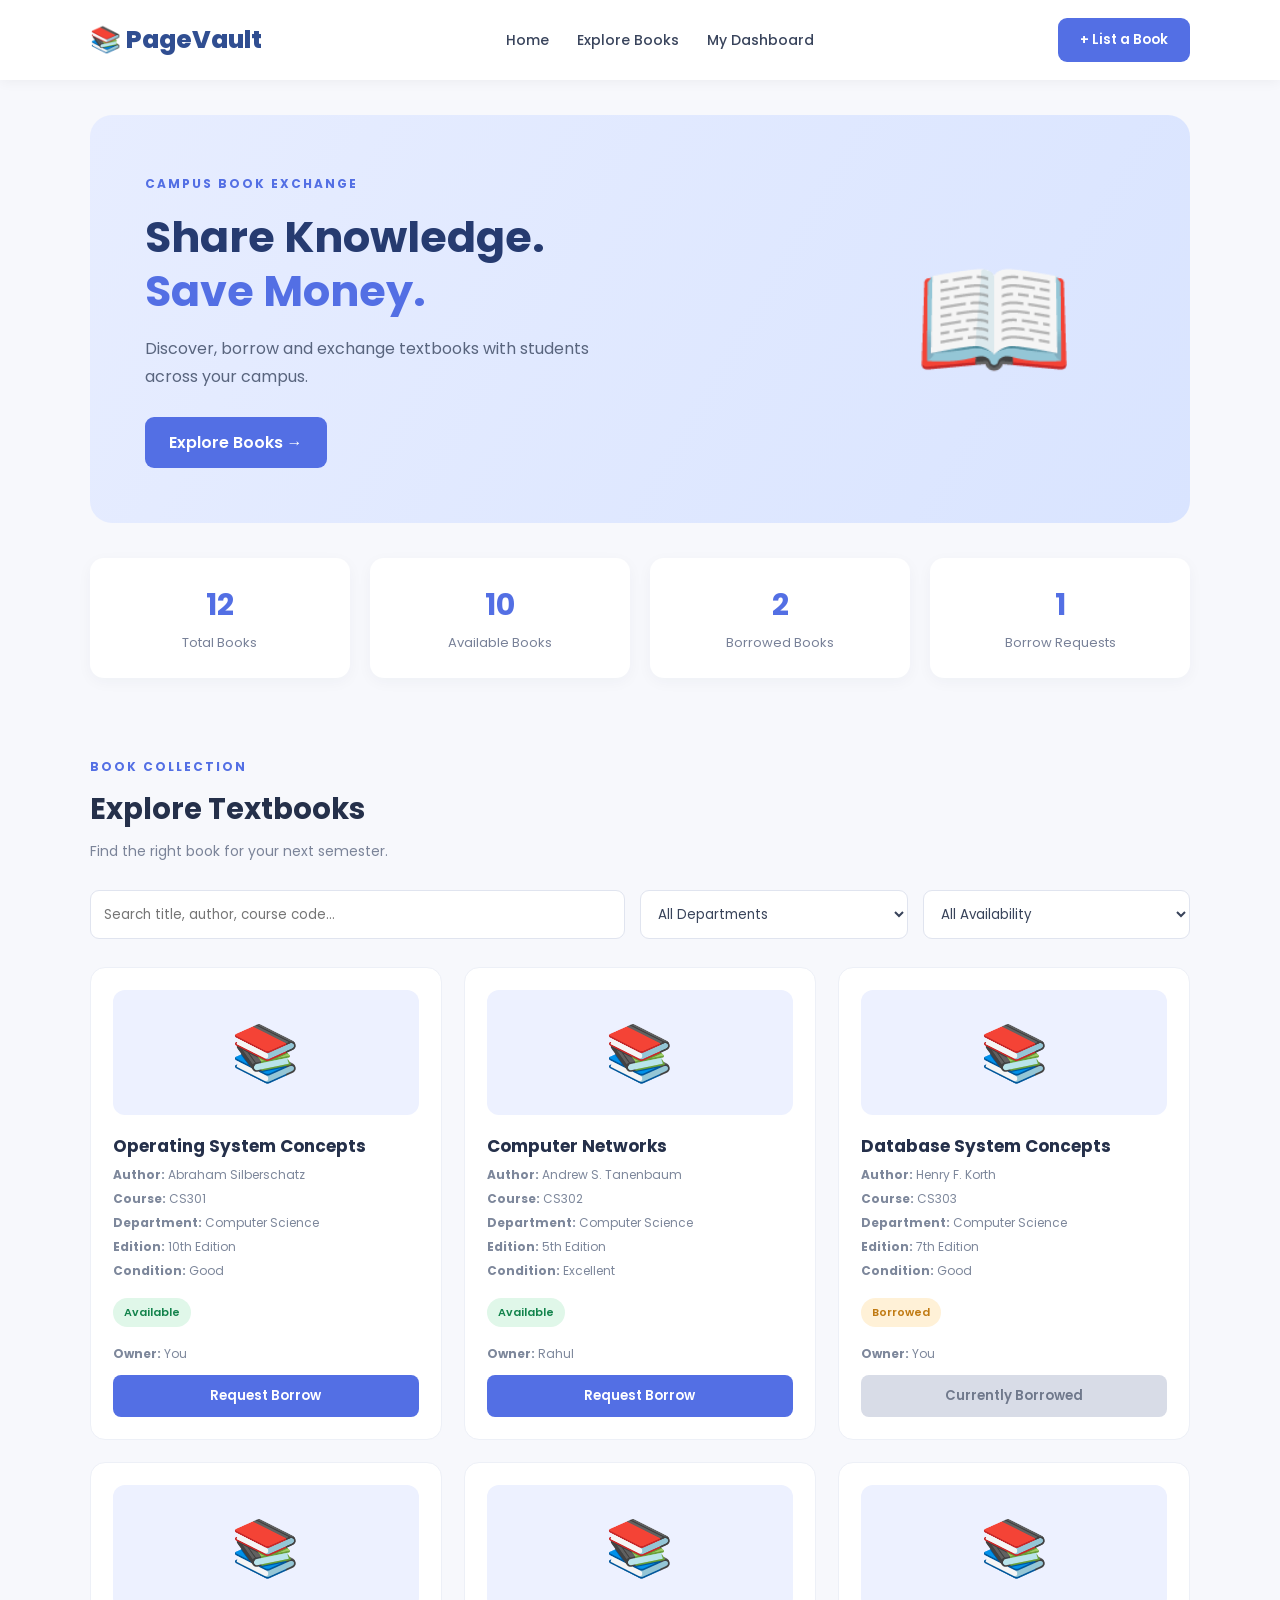
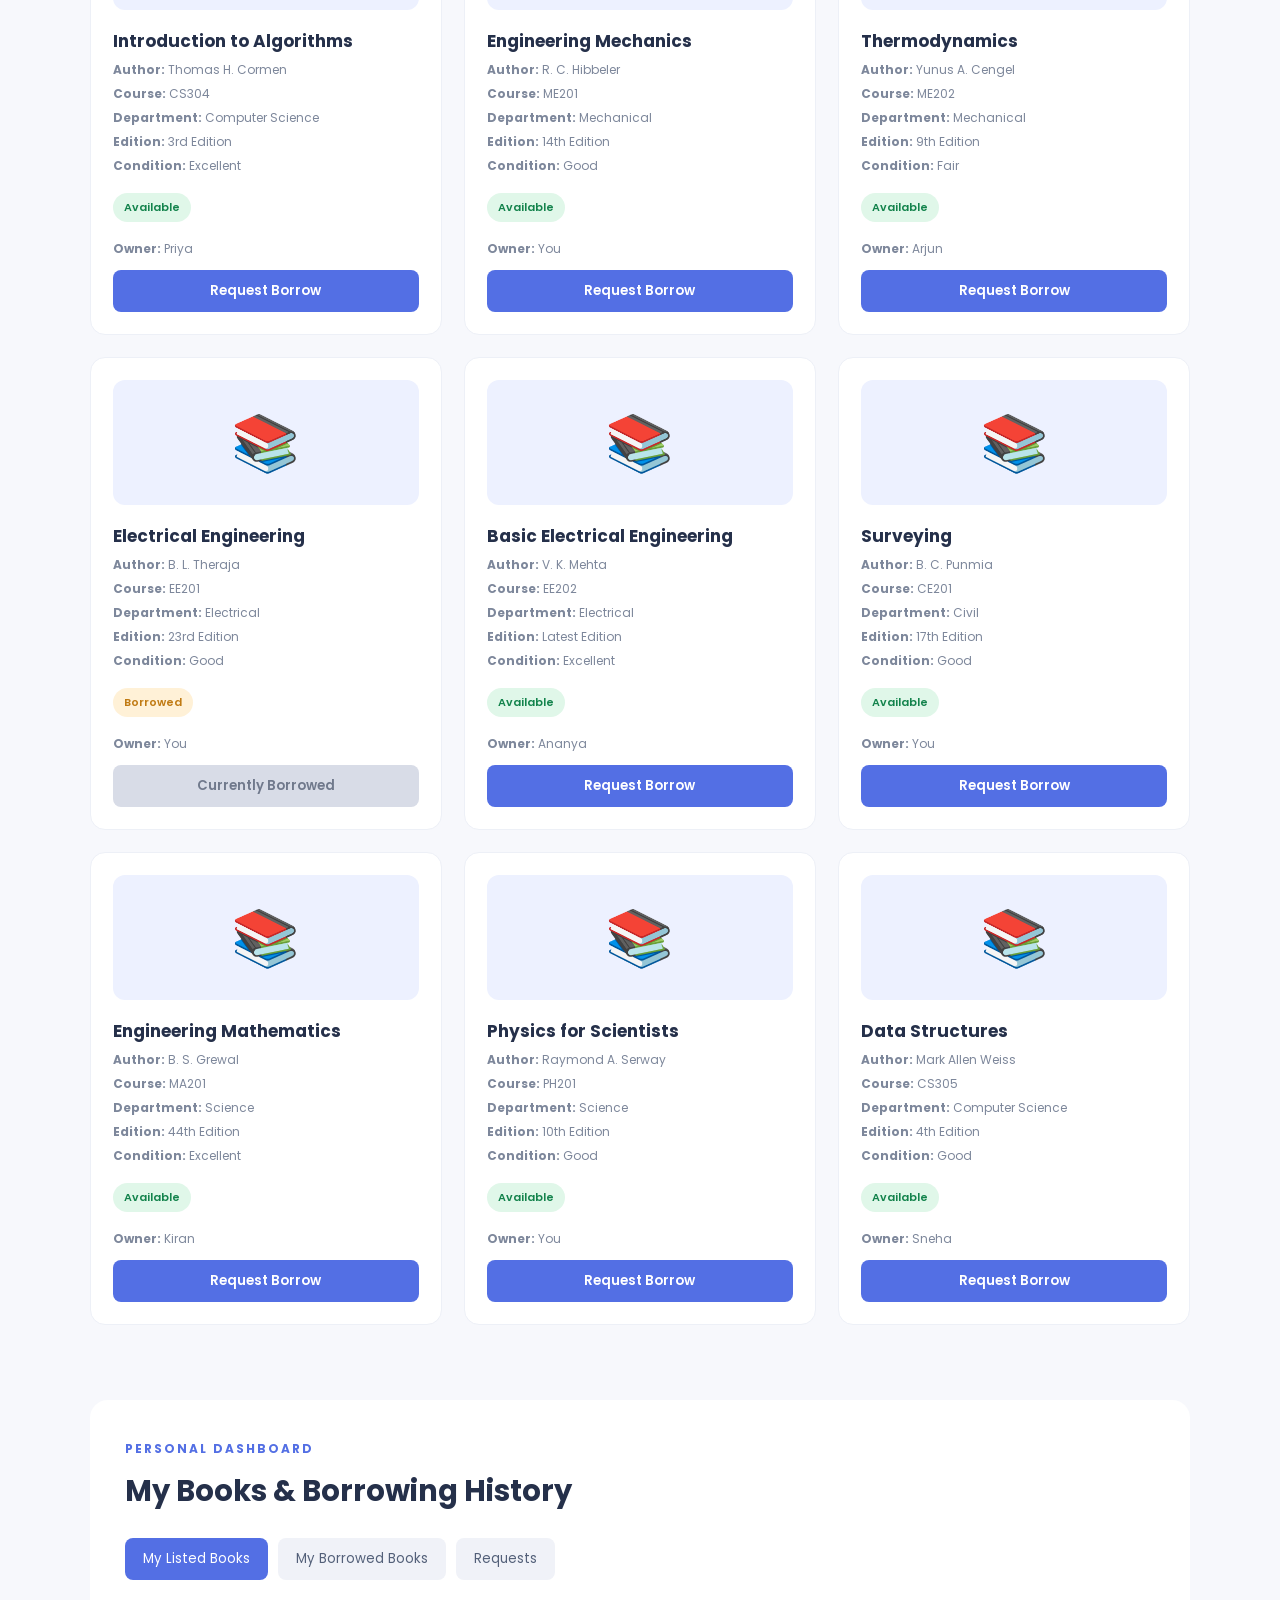
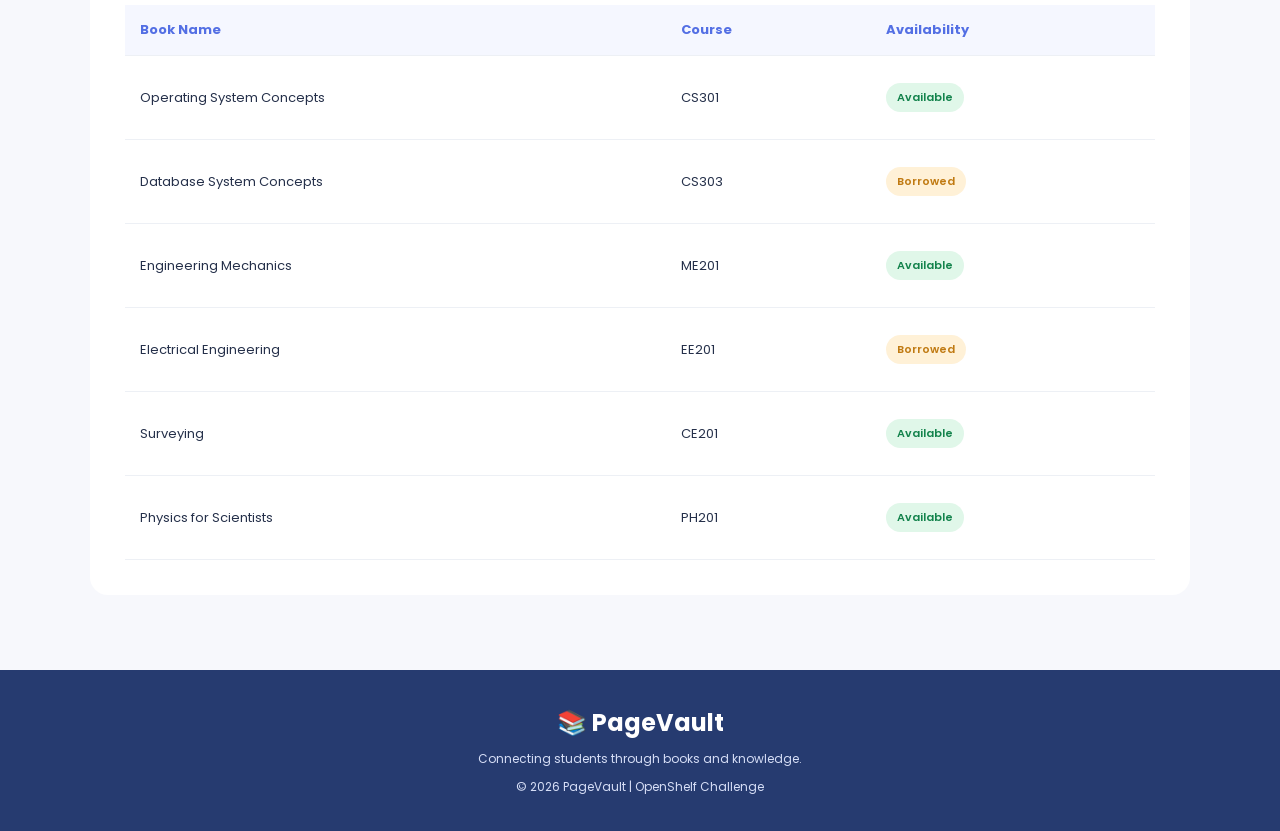
<file: index.html>
<!DOCTYPE html>
<html lang="en">
<head>
    <meta charset="UTF-8">
    <meta name="viewport" content="width=device-width, initial-scale=1.0">
    <title>PageVault | OpenShelf</title>
    <link rel="stylesheet" href="style.css">
</head>
<body>

<header class="topbar">
    <div class="logo">📚 PageVault</div>
    <nav>
        <a href="#home">Home</a>
        <a href="#catalog">Explore Books</a>
        <a href="#dashboard">My Dashboard</a>
    </nav>
    <button class="primary-btn" onclick="showForm()">+ List a Book</button>
</header>

<section class="hero" id="home">
    <div>
        <span class="tag">CAMPUS BOOK EXCHANGE</span>
        <h1>Share Knowledge.<br><span>Save Money.</span></h1>
        <p>Discover, borrow and exchange textbooks with students across your campus.</p>
        <a href="#catalog" class="hero-btn">Explore Books →</a>
    </div>
    <div class="hero-icon">📖</div>
</section>

<section class="stats">
    <div class="stat-card">
        <h2 id="totalBooks">0</h2>
        <p>Total Books</p>
    </div>
    <div class="stat-card">
        <h2 id="availableBooks">0</h2>
        <p>Available Books</p>
    </div>
    <div class="stat-card">
        <h2 id="borrowedBooks">0</h2>
        <p>Borrowed Books</p>
    </div>
    <div class="stat-card">
        <h2 id="totalRequests">0</h2>
        <p>Borrow Requests</p>
    </div>
</section>

<div id="reminders"></div>

<section class="catalog section" id="catalog">
    <div class="section-heading">
        <div>
            <span class="tag">BOOK COLLECTION</span>
            <h2>Explore Textbooks</h2>
            <p>Find the right book for your next semester.</p>
        </div>
    </div>

    <div class="search-area">
        <input type="text" id="searchInput"
            placeholder="Search title, author, course code...">
        <select id="departmentFilter">
            <option value="">All Departments</option>
            <option value="Computer Science">Computer Science</option>
            <option value="Mechanical">Mechanical</option>
            <option value="Electrical">Electrical</option>
            <option value="Civil">Civil</option>
            <option value="Science">Science</option>
        </select>
        <select id="statusFilter">
            <option value="">All Availability</option>
            <option value="Available">Available</option>
            <option value="Borrowed">Borrowed</option>
            <option value="Reserved">Reserved</option>
        </select>
    </div>

    <div class="book-grid" id="bookGrid"></div>
    <p id="emptyMessage" class="empty-message" hidden>No books found.</p>
</section>

<section class="section dashboard" id="dashboard">
    <span class="tag">PERSONAL DASHBOARD</span>
    <h2>My Books & Borrowing History</h2>

    <div class="tabs">
        <button class="tab-btn active" onclick="switchTab('listed')">My Listed Books</button>
        <button class="tab-btn" onclick="switchTab('borrowed')">My Borrowed Books</button>
        <button class="tab-btn" onclick="switchTab('requests')">Requests</button>
    </div>

    <div id="dashboardContent"></div>
</section>

<!-- Add Book Modal -->
<div class="modal" id="bookModal">
    <div class="modal-content">
        <button class="close-btn" onclick="closeForm()">×</button>
        <h2>List a New Book</h2>
        <form id="bookForm">
            <input type="text" id="bookTitle" placeholder="Book Title" required>
            <input type="text" id="bookAuthor" placeholder="Author Name" required>
            <input type="text" id="bookEdition" placeholder="Edition">
            <input type="text" id="bookCourse" placeholder="Course Code (e.g. CS301)" required>
            <select id="bookDepartment" required>
                <option value="">Select Department</option>
                <option>Computer Science</option>
                <option>Mechanical</option>
                <option>Electrical</option>
                <option>Civil</option>
                <option>Science</option>
            </select>
            <select id="bookCondition">
                <option>Excellent</option>
                <option>Good</option>
                <option>Fair</option>
            </select>
            <input type="text" id="bookISBN" placeholder="ISBN (optional)">
            <button class="primary-btn" type="submit">Add Book</button>
        </form>
    </div>
</div>

<footer>
    <h2>📚 PageVault</h2>
    <p>Connecting students through books and knowledge.</p>
    <p>© 2026 PageVault | OpenShelf Challenge</p>
</footer>

<script src="script.js"></script>
</body>
</html>
</file>
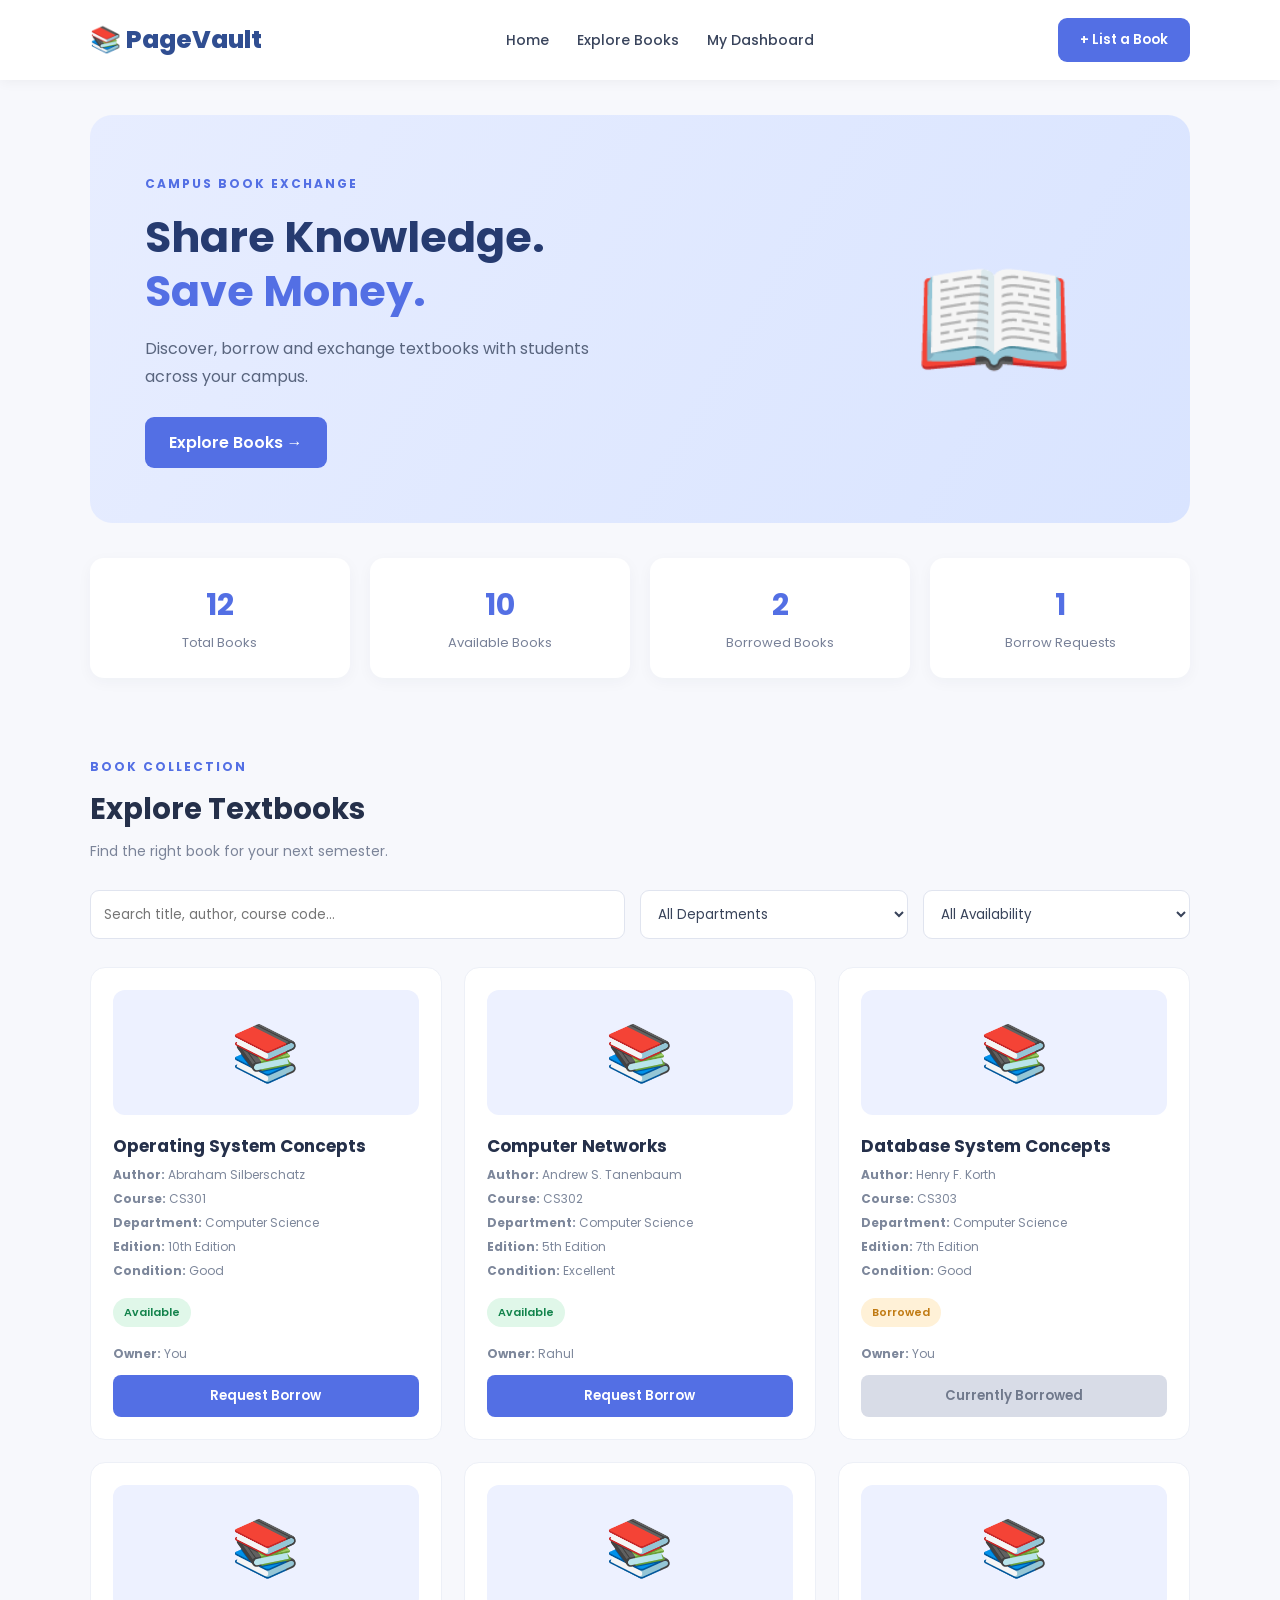
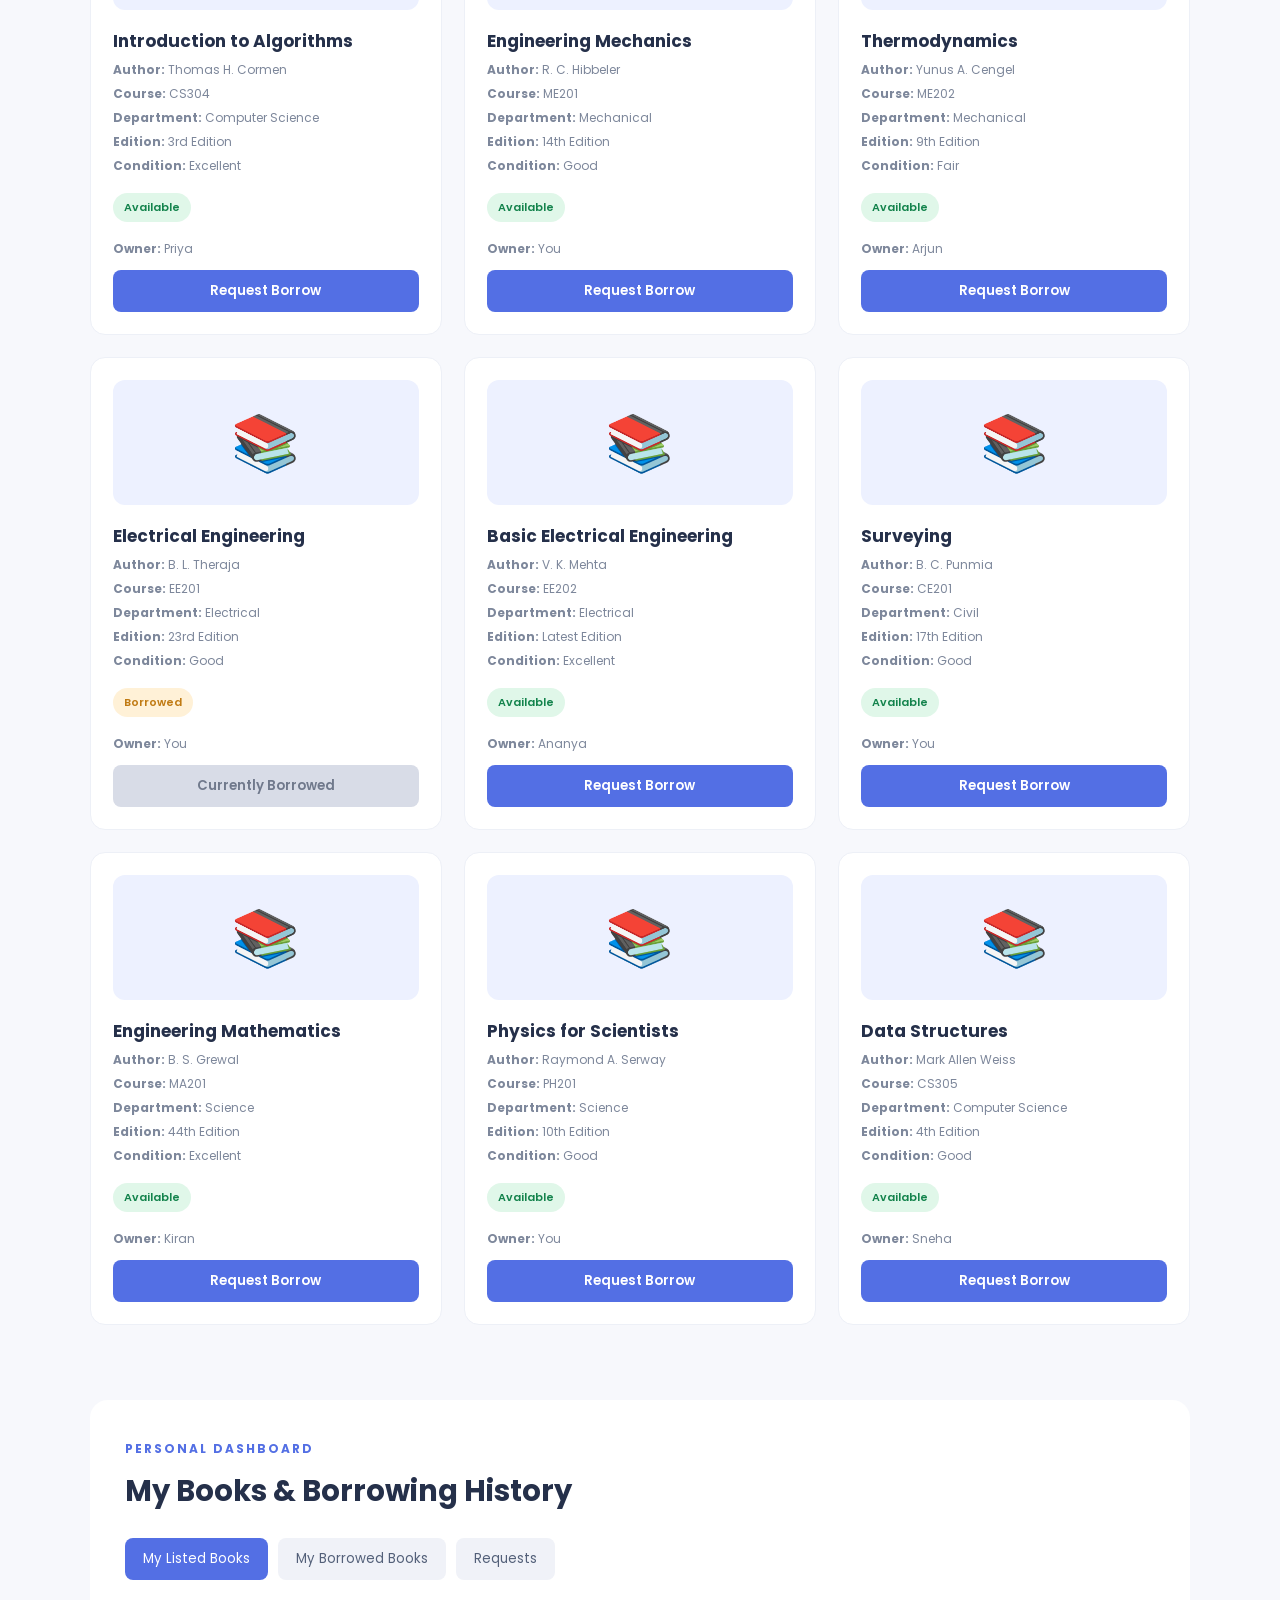
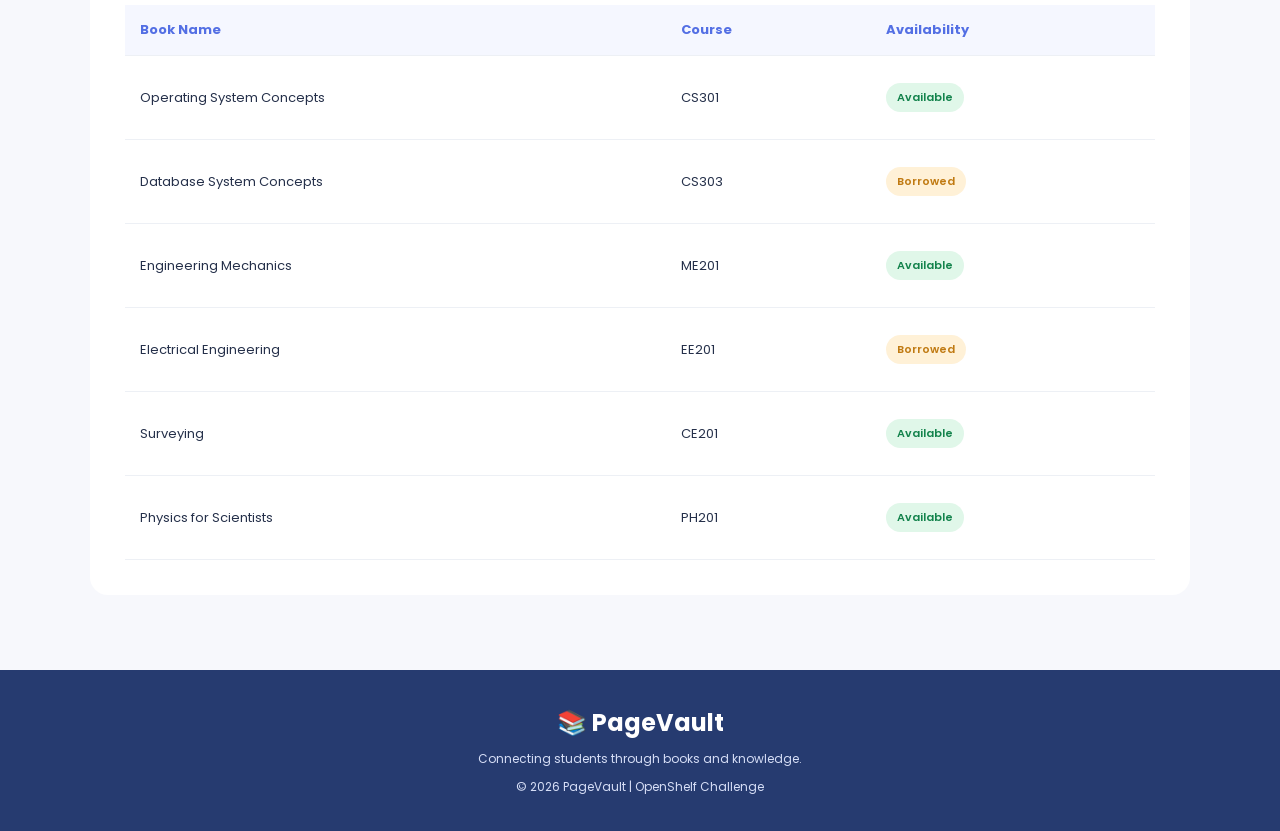
<file: PageVault | OpenShelf.html>
<!DOCTYPE html>
<html lang="en">
<head>
    <meta charset="UTF-8">
    <meta name="viewport" content="width=device-width, initial-scale=1.0">
    <title>PageVault | OpenShelf</title>
    <link rel="stylesheet" href="style.css">
</head>
<body>

<header class="topbar">
    <div class="logo">📚 PageVault</div>
    <nav>
        <a href="#home">Home</a>
        <a href="#catalog">Explore Books</a>
        <a href="#dashboard">My Dashboard</a>
    </nav>
    <button class="primary-btn" onclick="showForm()">+ List a Book</button>
</header>

<section class="hero" id="home">
    <div>
        <span class="tag">CAMPUS BOOK EXCHANGE</span>
        <h1>Share Knowledge.<br><span>Save Money.</span></h1>
        <p>Discover, borrow and exchange textbooks with students across your campus.</p>
        <a href="#catalog" class="hero-btn">Explore Books →</a>
    </div>
    <div class="hero-icon">📖</div>
</section>

<section class="stats">
    <div class="stat-card">
        <h2 id="totalBooks">0</h2>
        <p>Total Books</p>
    </div>
    <div class="stat-card">
        <h2 id="availableBooks">0</h2>
        <p>Available Books</p>
    </div>
    <div class="stat-card">
        <h2 id="borrowedBooks">0</h2>
        <p>Borrowed Books</p>
    </div>
    <div class="stat-card">
        <h2 id="totalRequests">0</h2>
        <p>Borrow Requests</p>
    </div>
</section>

<div id="reminders"></div>

<section class="catalog section" id="catalog">
    <div class="section-heading">
        <div>
            <span class="tag">BOOK COLLECTION</span>
            <h2>Explore Textbooks</h2>
            <p>Find the right book for your next semester.</p>
        </div>
    </div>

    <div class="search-area">
        <input type="text" id="searchInput"
            placeholder="Search title, author, course code...">
        <select id="departmentFilter">
            <option value="">All Departments</option>
            <option value="Computer Science">Computer Science</option>
            <option value="Mechanical">Mechanical</option>
            <option value="Electrical">Electrical</option>
            <option value="Civil">Civil</option>
            <option value="Science">Science</option>
        </select>
        <select id="statusFilter">
            <option value="">All Availability</option>
            <option value="Available">Available</option>
            <option value="Borrowed">Borrowed</option>
            <option value="Reserved">Reserved</option>
        </select>
    </div>

    <div class="book-grid" id="bookGrid"></div>
    <p id="emptyMessage" class="empty-message" hidden>No books found.</p>
</section>

<section class="section dashboard" id="dashboard">
    <span class="tag">PERSONAL DASHBOARD</span>
    <h2>My Books & Borrowing History</h2>

    <div class="tabs">
        <button class="tab-btn active" onclick="switchTab('listed')">My Listed Books</button>
        <button class="tab-btn" onclick="switchTab('borrowed')">My Borrowed Books</button>
        <button class="tab-btn" onclick="switchTab('requests')">Requests</button>
    </div>

    <div id="dashboardContent"></div>
</section>

<!-- Add Book Modal -->
<div class="modal" id="bookModal">
    <div class="modal-content">
        <button class="close-btn" onclick="closeForm()">×</button>
        <h2>List a New Book</h2>
        <form id="bookForm">
            <input type="text" id="bookTitle" placeholder="Book Title" required>
            <input type="text" id="bookAuthor" placeholder="Author Name" required>
            <input type="text" id="bookEdition" placeholder="Edition">
            <input type="text" id="bookCourse" placeholder="Course Code (e.g. CS301)" required>
            <select id="bookDepartment" required>
                <option value="">Select Department</option>
                <option>Computer Science</option>
                <option>Mechanical</option>
                <option>Electrical</option>
                <option>Civil</option>
                <option>Science</option>
            </select>
            <select id="bookCondition">
                <option>Excellent</option>
                <option>Good</option>
                <option>Fair</option>
            </select>
            <input type="text" id="bookISBN" placeholder="ISBN (optional)">
            <button class="primary-btn" type="submit">Add Book</button>
        </form>
    </div>
</div>

<footer>
    <h2>📚 PageVault</h2>
    <p>Connecting students through books and knowledge.</p>
    <p>© 2026 PageVault | OpenShelf Challenge</p>
</footer>

<script src="script.js"></script>
<!-- Code injected by live-server -->
<script>
	// <![CDATA[  <-- For SVG support
	if ('WebSocket' in window) {
		(function () {
			function refreshCSS() {
				var sheets = [].slice.call(document.getElementsByTagName("link"));
				var head = document.getElementsByTagName("head")[0];
				for (var i = 0; i < sheets.length; ++i) {
					var elem = sheets[i];
					var parent = elem.parentElement || head;
					parent.removeChild(elem);
					var rel = elem.rel;
					if (elem.href && typeof rel != "string" || rel.length == 0 || rel.toLowerCase() == "stylesheet") {
						var url = elem.href.replace(/(&|\?)_cacheOverride=\d+/, '');
						elem.href = url + (url.indexOf('?') >= 0 ? '&' : '?') + '_cacheOverride=' + (new Date().valueOf());
					}
					parent.appendChild(elem);
				}
			}
			var protocol = window.location.protocol === 'http:' ? 'ws://' : 'wss://';
			var address = protocol + window.location.host + window.location.pathname + '/ws';
			var socket = new WebSocket(address);
			socket.onmessage = function (msg) {
				if (msg.data == 'reload') window.location.reload();
				else if (msg.data == 'refreshcss') refreshCSS();
			};
			if (sessionStorage && !sessionStorage.getItem('IsThisFirstTime_Log_From_LiveServer')) {
				console.log('Live reload enabled.');
				sessionStorage.setItem('IsThisFirstTime_Log_From_LiveServer', true);
			}
		})();
	}
	else {
		console.error('Upgrade your browser. This Browser is NOT supported WebSocket for Live-Reloading.');
	}
	// ]]>
</script>
</body>
</html>
</file>
<file: style.css>
@import url('https://fonts.googleapis.com/css2?family=Poppins:wght@400;500;600;700;800&display=swap');

* {
    margin: 0;
    padding: 0;
    box-sizing: border-box;
}

html {
    scroll-behavior: smooth;
}

body {
    font-family: 'Poppins', sans-serif;
    background: #f7f8fc;
    color: #25304a;
}

.topbar {
    display: flex;
    align-items: center;
    justify-content: space-between;
    padding: 18px 7%;
    background: white;
    position: sticky;
    top: 0;
    z-index: 10;
    box-shadow: 0 2px 12px #0000000c;
}

.logo {
    font-size: 25px;
    font-weight: 800;
    color: #304e91;
}

nav {
    display: flex;
    gap: 28px;
}

nav a {
    text-decoration: none;
    color: #39445c;
    font-size: 14px;
    font-weight: 500;
}

nav a:hover {
    color: #536fe4;
}

button {
    font-family: inherit;
    cursor: pointer;
    border: none;
}

.primary-btn {
    background: #536fe4;
    color: white;
    padding: 12px 22px;
    border-radius: 9px;
    font-weight: 600;
}

.primary-btn:hover {
    background: #344fc0;
}

.hero {
    margin: 35px auto;
    width: 86%;
    min-height: 340px;
    border-radius: 22px;
    padding: 55px;
    display: flex;
    justify-content: space-between;
    align-items: center;
    background: linear-gradient(120deg, #e7edff, #d9e4ff);
}

.tag {
    color: #536fe4;
    font-size: 12px;
    font-weight: 700;
    letter-spacing: 2px;
}

.hero h1 {
    font-size: 43px;
    line-height: 1.25;
    margin: 16px 0;
    color: #263b70;
}

.hero h1 span {
    color: #536fe4;
}

.hero p {
    max-width: 480px;
    color: #59657e;
    line-height: 1.8;
    margin-bottom: 25px;
}

.hero-btn {
    display: inline-block;
    padding: 13px 24px;
    background: #536fe4;
    color: white;
    text-decoration: none;
    border-radius: 9px;
    font-weight: 600;
}

.hero-icon {
    font-size: 130px;
    margin-right: 60px;
}

.stats {
    width: 86%;
    margin: 35px auto;
    display: grid;
    grid-template-columns: repeat(4, 1fr);
    gap: 20px;
}

.stat-card {
    background: white;
    padding: 25px;
    border-radius: 14px;
    text-align: center;
    box-shadow: 0 4px 15px #25304a0a;
}

.stat-card h2 {
    font-size: 30px;
    color: #536fe4;
}

.stat-card p {
    color: #788198;
    font-size: 13px;
    margin-top: 5px;
}

.section {
    width: 86%;
    margin: 75px auto;
}

.section-heading h2,
.dashboard h2 {
    font-size: 29px;
    margin: 10px 0;
}

.section-heading p {
    color: #7b8499;
    font-size: 14px;
}

.search-area {
    display: grid;
    grid-template-columns: 2fr 1fr 1fr;
    gap: 15px;
    margin: 28px 0;
}

input, select {
    width: 100%;
    padding: 13px;
    border: 1px solid #e0e4ef;
    background: white;
    border-radius: 9px;
    outline: none;
    font-family: inherit;
    color: #38435a;
}

input:focus, select:focus {
    border-color: #536fe4;
}

.book-grid {
    display: grid;
    grid-template-columns: repeat(3, 1fr);
    gap: 22px;
}

.book-card {
    background: white;
    padding: 22px;
    border-radius: 15px;
    border: 1px solid #edf0f7;
    transition: 0.3s;
}

.book-card:hover {
    transform: translateY(-5px);
    box-shadow: 0 10px 25px #263b7015;
}

.book-cover {
    height: 125px;
    display: grid;
    place-items: center;
    font-size: 55px;
    background: #edf1ff;
    border-radius: 12px;
    margin-bottom: 18px;
}

.book-card h3 {
    font-size: 17px;
    margin-bottom: 7px;
}

.book-card p {
    color: #7d879b;
    font-size: 12px;
    margin: 6px 0;
}

.status {
    display: inline-block;
    padding: 6px 11px;
    border-radius: 20px;
    font-size: 11px;
    font-weight: 600;
    margin: 12px 0;
}

.Available {
    color: #13834c;
    background: #e0f7e9;
}

.Borrowed {
    color: #c07a12;
    background: #fff1d7;
}

.Reserved, .Pending {
    color: #7554bf;
    background: #eee7ff;
}

.Approved {
    color: #13834c;
    background: #e0f7e9;
}

.Returned {
    color: #64748b;
    background: #e9edf3;
}

.card-btn {
    display: block;
    width: 100%;
    padding: 11px;
    margin-top: 12px;
    border-radius: 8px;
    background: #536fe4;
    color: white;
    font-weight: 600;
}

.card-btn:disabled {
    background: #d8dce7;
    color: #70798c;
    cursor: not-allowed;
}

.empty-message {
    text-align: center;
    padding: 35px;
    color: #788198;
}

.dashboard {
    background: white;
    padding: 35px;
    border-radius: 18px;
}

.tabs {
    display: flex;
    gap: 10px;
    flex-wrap: wrap;
    margin: 25px 0;
}

.tab-btn {
    padding: 11px 18px;
    border-radius: 8px;
    background: #f0f2f8;
    color: #536079;
}

.tab-btn.active {
    background: #536fe4;
    color: white;
}

.table-wrap {
    overflow-x: auto;
}

table {
    width: 100%;
    border-collapse: collapse;
    min-width: 550px;
}

th, td {
    text-align: left;
    padding: 15px;
    border-bottom: 1px solid #edf0f5;
    font-size: 13px;
}

th {
    color: #536fe4;
    background: #f5f7ff;
}

.action-btn {
    padding: 7px 12px;
    margin: 3px;
    border-radius: 6px;
    background: #536fe4;
    color: white;
    font-size: 12px;
}

.reject-btn {
    background: #e85b68;
}

.modal {
    display: none;
    position: fixed;
    inset: 0;
    background: #18213c99;
    z-index: 20;
    justify-content: center;
    align-items: center;
    padding: 15px;
}

.modal-content {
    position: relative;
    background: white;
    padding: 30px;
    width: 100%;
    max-width: 450px;
    border-radius: 16px;
    max-height: 90vh;
    overflow-y: auto;
}

.modal-content h2 {
    margin-bottom: 20px;
}

.modal-content input,
.modal-content select {
    margin-bottom: 13px;
}

.modal-content .primary-btn {
    width: 100%;
}

.close-btn {
    position: absolute;
    right: 18px;
    top: 12px;
    font-size: 27px;
    background: none;
    color: #777;
}

.reminder {
    width: 86%;
    margin: 20px auto;
    background: #fff4df;
    color: #875a13;
    border-left: 5px solid #e6a63d;
    padding: 16px;
    border-radius: 8px;
    font-size: 13px;
}

footer {
    background: #263b70;
    color: white;
    text-align: center;
    padding: 35px;
}

footer p {
    font-size: 12px;
    margin-top: 10px;
    color: #d6def6;
}

@media(max-width: 900px) {
    .book-grid {
        grid-template-columns: repeat(2, 1fr);
    }

    .hero-icon {
        margin-right: 0;
    }
}

@media(max-width: 650px) {
    .topbar {
        flex-wrap: wrap;
        gap: 15px;
        padding: 15px 5%;
    }

    nav {
        order: 3;
        width: 100%;
        justify-content: space-between;
        gap: 8px;
    }

    nav a {
        font-size: 11px;
    }

    .logo {
        font-size: 20px;
    }

    .primary-btn {
        padding: 10px 13px;
        font-size: 12px;
    }

    .hero {
        width: 92%;
        padding: 30px 22px;
        min-height: 280px;
    }

    .hero h1 {
        font-size: 32px;
    }

    .hero-icon {
        display: none;
    }

    .stats {
        width: 92%;
        grid-template-columns: repeat(2, 1fr);
        gap: 12px;
    }

    .stat-card {
        padding: 17px;
    }

    .section {
        width: 92%;
        margin: 50px auto;
    }

    .search-area {
        grid-template-columns: 1fr;
    }

    .book-grid {
        grid-template-columns: 1fr;
    }

    .dashboard {
        padding: 20px;
    }

    .section-heading h2,
    .dashboard h2 {
        font-size: 23px;
    }
}
</file>
